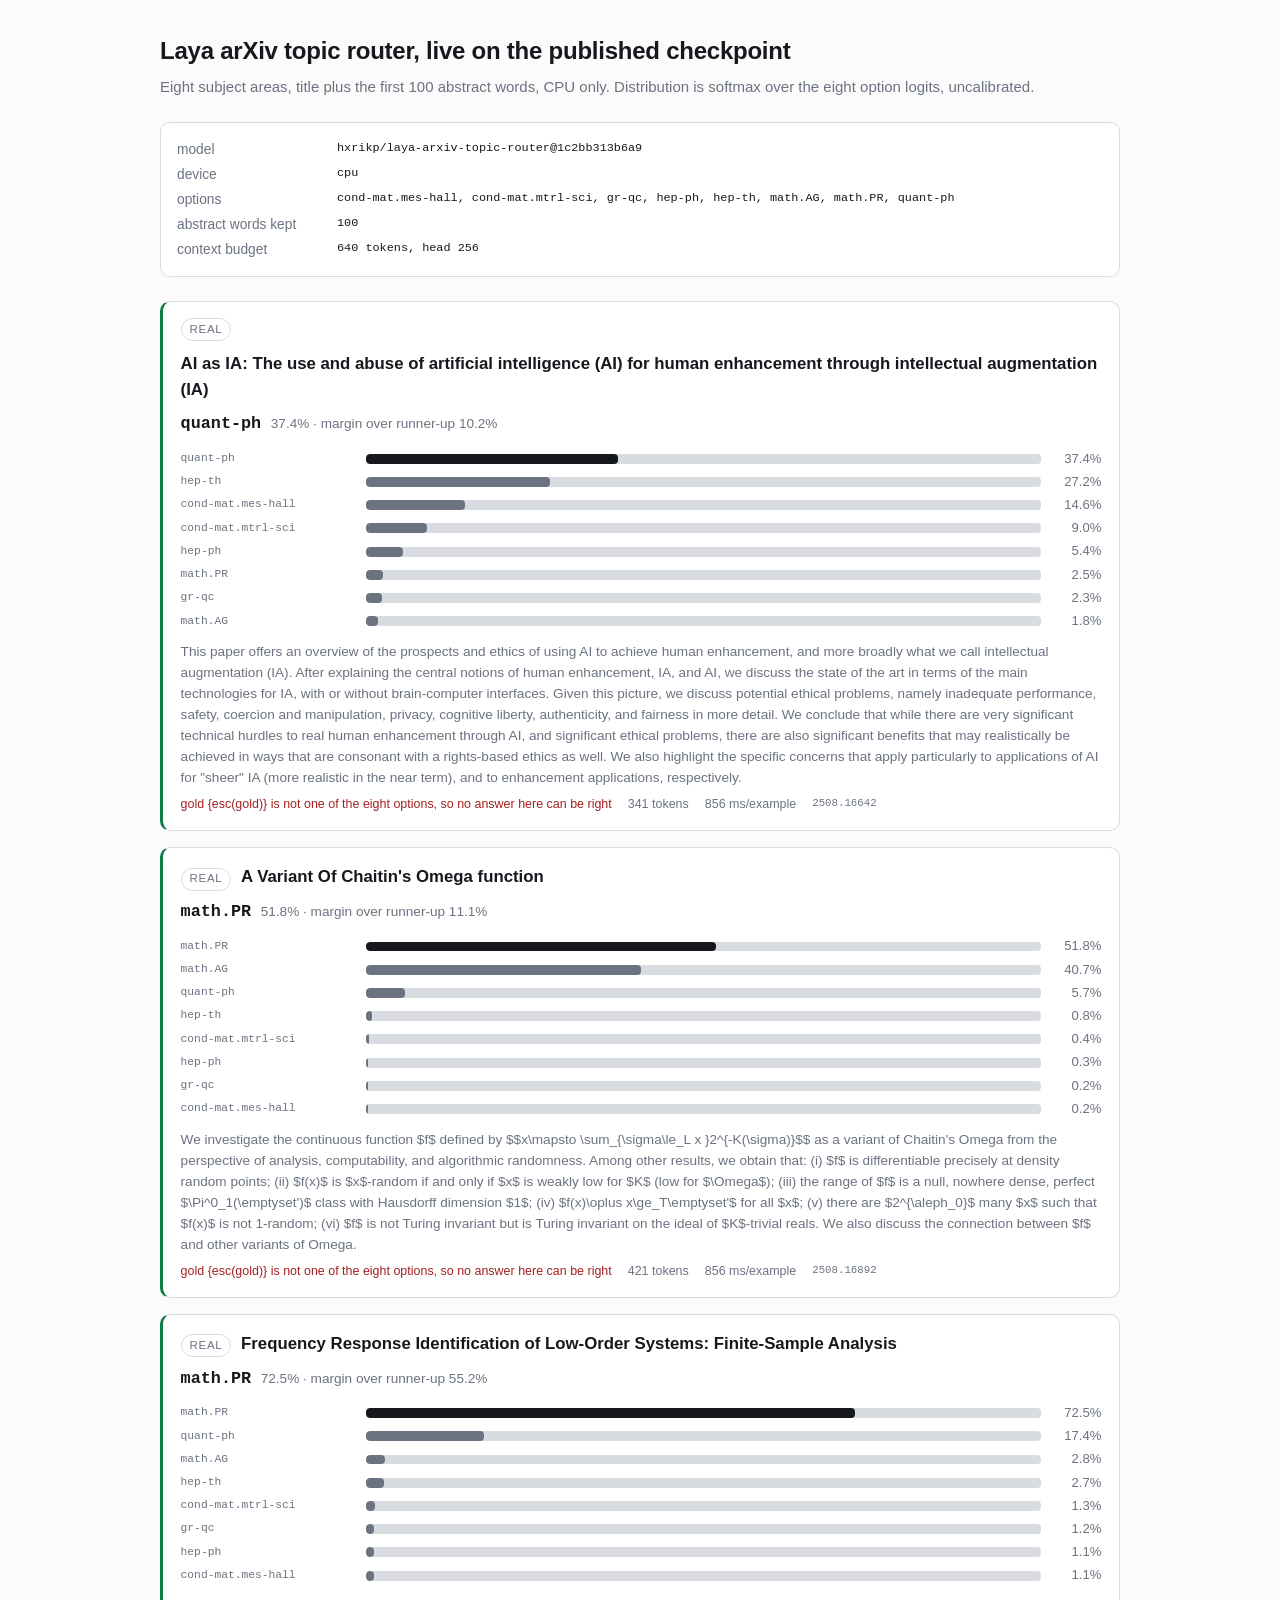
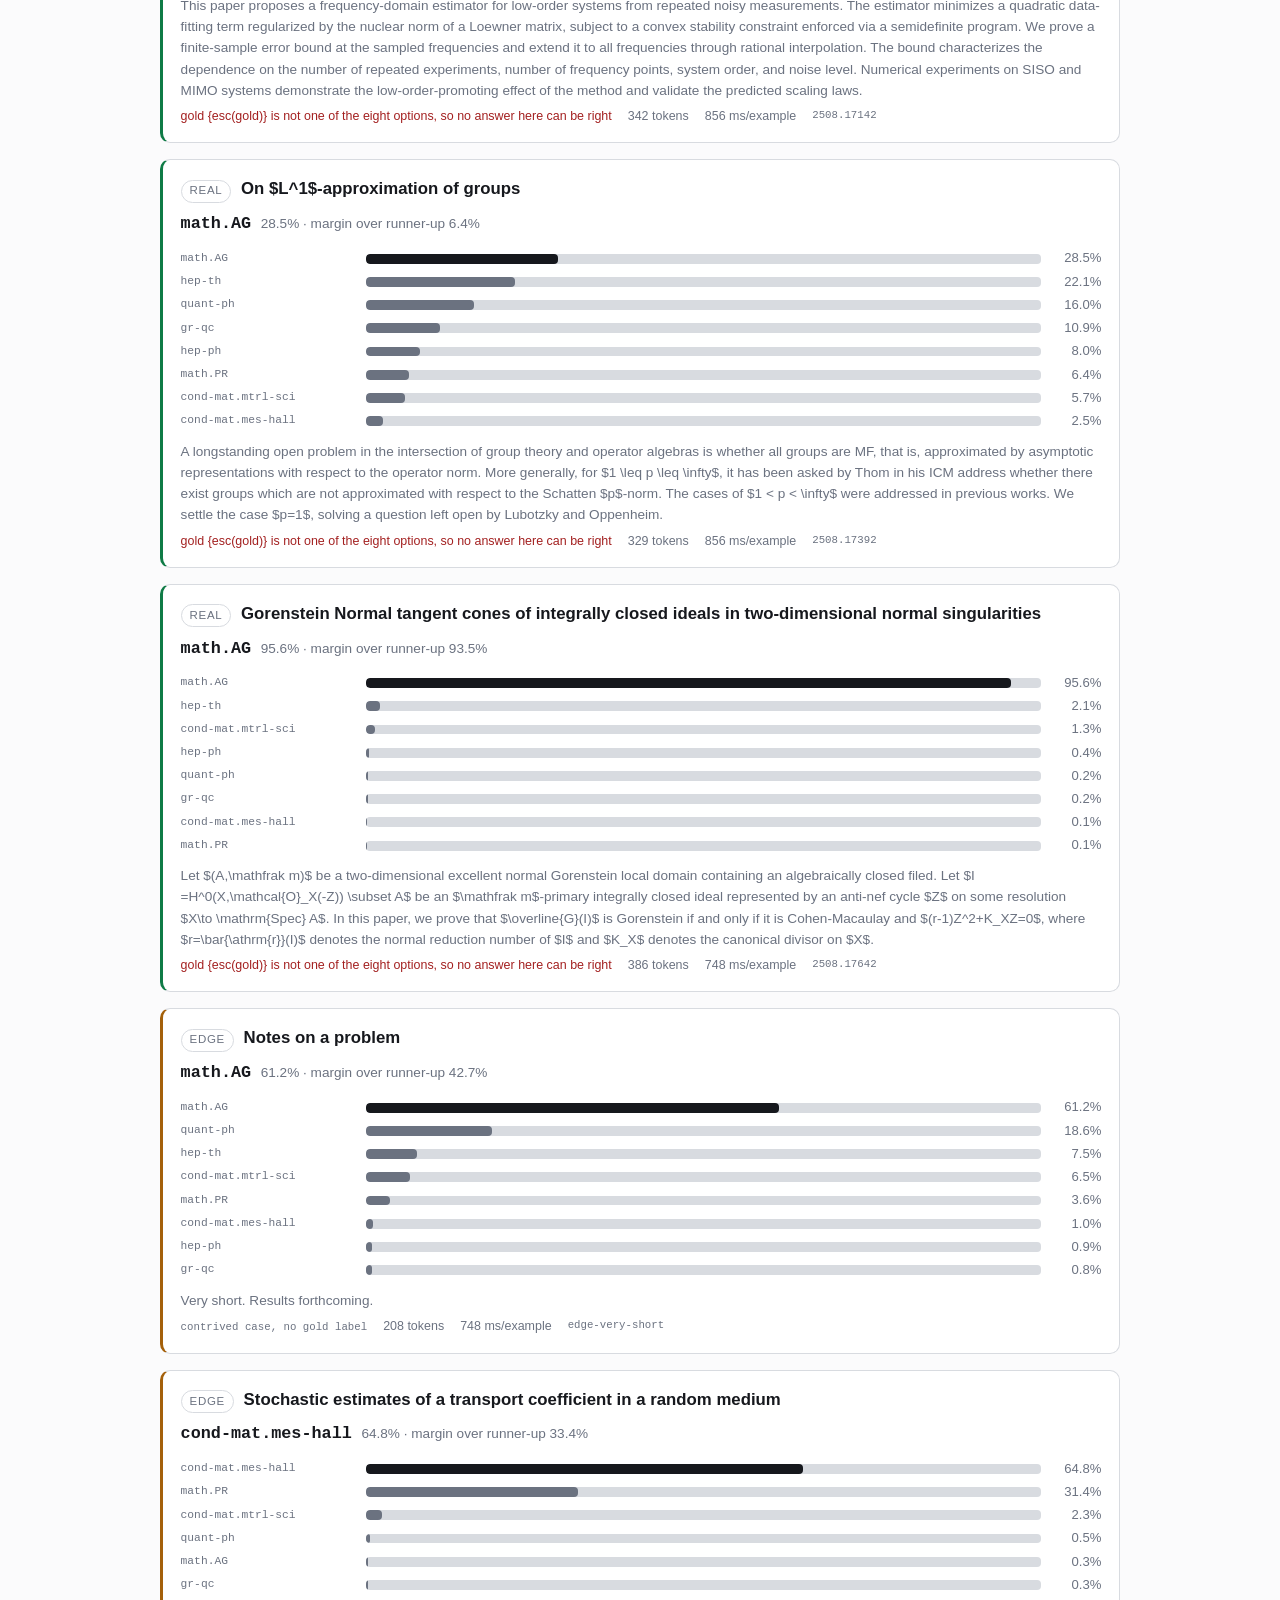
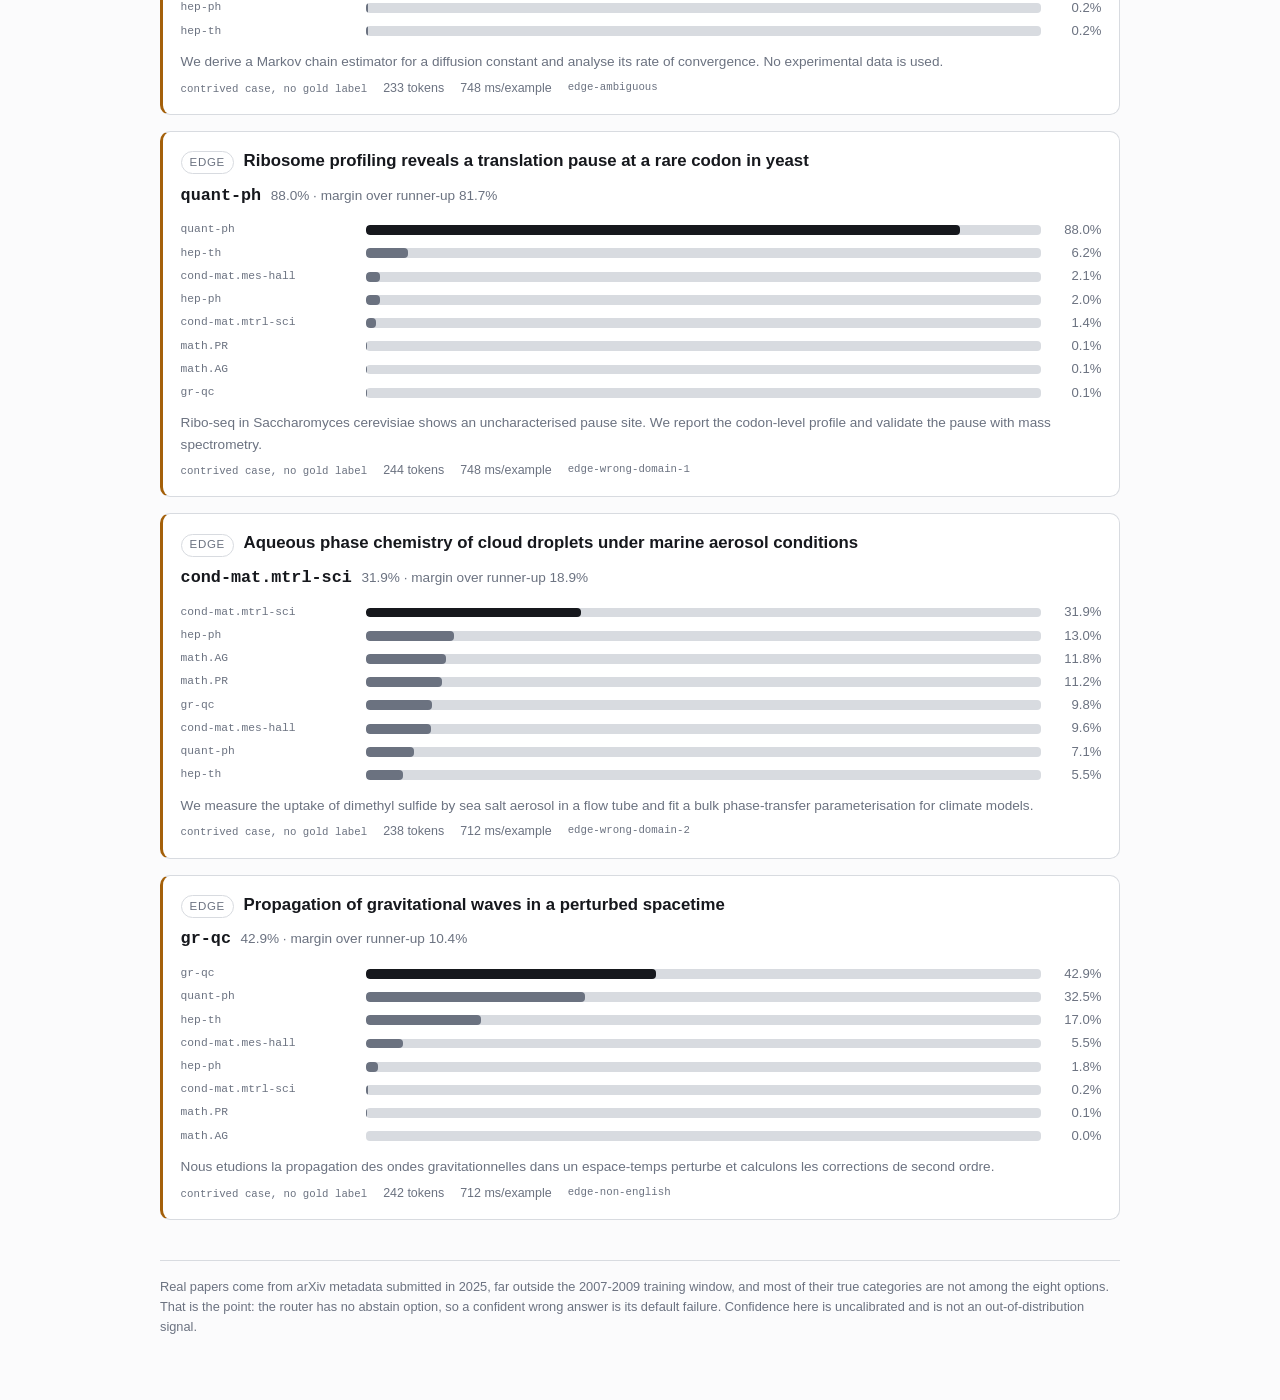
<file: demo/index.html>
<!doctype html>
<html lang="en">
<head>
<meta charset="utf-8">
<meta name="viewport" content="width=device-width, initial-scale=1">
<title>Laya arXiv router demo</title>
<style>
  :root { color-scheme: light dark; --ink:#16181d; --muted:#6b7280; --line:#d8dbe0;
           --bg:#fbfbfc; --card:#ffffff; --good:#0f7b46; --warn:#a4600a; --bad:#a32020; }
  @media (prefers-color-scheme: dark) { :root { --ink:#e8eaed; --muted:#9aa0a6; --line:#333;
           --bg:#14161a; --card:#1c1f24; --good:#5dd39e; --warn:#e0a458; --bad:#ff8080; } }
  * { box-sizing: border-box; }
  body { margin:0; padding:2rem 1.25rem 4rem; background:var(--bg); color:var(--ink);
          font:15px/1.55 -apple-system, BlinkMacSystemFont, "Segoe UI", Roboto, Helvetica, Arial, sans-serif; }
  main { max-width: 60rem; margin: 0 auto; }
  h1 { font-size:1.5rem; margin:0 0 .35rem; letter-spacing:-.01em; }
  h2 { font-size:1.05rem; margin:0 0 .2rem; }
  p.sub { color:var(--muted); margin:.15rem 0 1.5rem; }
  code, .mono { font-family: ui-monospace, SFMono-Regular, Menlo, monospace; font-size:.86em; }
  .meta { border:1px solid var(--line); background:var(--card); border-radius:10px;
           padding:.85rem 1rem; margin-bottom:1.5rem; font-size:.86rem; }
  .meta div { display:flex; gap:.5rem; padding:.12rem 0; }
  .meta span:first-child { color:var(--muted); min-width:9.5rem; }
  .card { border:1px solid var(--line); background:var(--card); border-radius:10px;
           padding:1rem 1.1rem; margin-bottom:1rem; }
  .card.real { border-left:3px solid var(--good); }
  .card.edge { border-left:3px solid var(--warn); }
  .top { display:flex; align-items:baseline; gap:.6rem; flex-wrap:wrap; }
  .top .label { font-weight:650; font-size:1.05rem; }
  .top .prob { color:var(--muted); font-size:.85rem; }
  .badge { font-size:.72rem; text-transform:uppercase; letter-spacing:.06em;
            border:1px solid var(--line); border-radius:999px; padding:.1rem .5rem; color:var(--muted); }
  .bars { margin-top:.7rem; }
  .bar { display:grid; grid-template-columns:11rem 1fr 3.2rem; align-items:center;
          gap:.6rem; margin:.18rem 0; font-size:.82rem; }
  .bar .name { color:var(--muted); }
  .bar .track { display:block; background:var(--line); border-radius:4px; height:.62rem; overflow:hidden; }
  .bar .fill { display:block; height:100%; background:var(--muted); border-radius:4px; }
  .bar.top1 .fill { background:var(--ink); }
  .bar .val { text-align:right; font-variant-numeric:tabular-nums; color:var(--muted); }
  .abstract { color:var(--muted); font-size:.85rem; margin:.6rem 0 0; }
  .foot { color:var(--muted); font-size:.78rem; margin-top:.4rem;
           display:flex; gap:1rem; flex-wrap:wrap; }
  .warn { color:var(--bad); }
  .ok { color:var(--good); }
  footer { color:var(--muted); font-size:.8rem; margin-top:2.5rem; border-top:1px solid var(--line);
            padding-top:1rem; }
</style>
</head>
<body>
<main>
  <h1>Laya arXiv topic router, live on the published checkpoint</h1>
  <p class="sub">Eight subject areas, title plus the first 100 abstract words, CPU only.
     Distribution is softmax over the eight option logits, uncalibrated.</p>
  <div class="meta"><div><span>model</span><span class='mono'>hxrikp/laya-arxiv-topic-router@1c2bb313b6a9</span></div><div><span>device</span><span class='mono'>cpu</span></div><div><span>options</span><span class='mono'>cond-mat.mes-hall, cond-mat.mtrl-sci, gr-qc, hep-ph, hep-th, math.AG, math.PR, quant-ph</span></div><div><span>abstract words kept</span><span class='mono'>100</span></div><div><span>context budget</span><span class='mono'>640 tokens, head 256</span></div></div>
  <div id="cards"></div>
  <footer>Real papers come from arXiv metadata submitted in 2025, far outside the 2007-2009 training window, and most of their true categories are not among the eight options. That is the point: the router has no abstain option, so a confident wrong answer is its default failure. Confidence here is uncalibrated and is not an out-of-distribution signal.</footer>
</main>
<script id="payload" type="application/json">{"labels": ["cond-mat.mes-hall", "cond-mat.mtrl-sci", "gr-qc", "hep-ph", "hep-th", "math.AG", "math.PR", "quant-ph"], "cases": [{"distribution": {"cond-mat.mes-hall": 0.14550796181731165, "cond-mat.mtrl-sci": 0.08971455778792195, "gr-qc": 0.022820109707640836, "hep-ph": 0.05351259499478793, "hep-th": 0.2717481074918041, "math.AG": 0.018446199100812372, "math.PR": 0.024509128876693955, "quant-ph": 0.37374134022302713}, "id": "2508.16642", "latency_ms_per_example": 855.6313749995752, "margin_over_runner_up": 0.10199323273122302, "title": "AI as IA: The use and abuse of artificial intelligence (AI) for human enhancement through intellectual augmentation (IA)", "tokens": 341, "top_label": "quant-ph", "top_probability": 0.37374134022302713, "kind": "real", "abstract": "This paper offers an overview of the prospects and ethics of using AI to achieve human enhancement, and more broadly what we call intellectual augmentation (IA). After explaining the central notions of human enhancement, IA, and AI, we discuss the state of the art in terms of the main technologies for IA, with or without brain-computer interfaces. Given this picture, we discuss potential ethical problems, namely inadequate performance, safety, coercion and manipulation, privacy, cognitive liberty, authenticity, and fairness in more detail. We conclude that while there are very significant technical hurdles to real human enhancement through AI, and significant ethical problems, there are also significant benefits that may realistically be achieved in ways that are consonant with a rights-based ethics as well. We also highlight the specific concerns that apply particularly to applications of AI for \"sheer\" IA (more realistic in the near term), and to enhancement applications, respectively.", "gold_primary_category": "cs.CY", "note": null, "first_version_date": "2025-08-18"}, {"distribution": {"cond-mat.mes-hall": 0.001768687786758701, "cond-mat.mtrl-sci": 0.003915782969153235, "gr-qc": 0.0020417803740633215, "hep-ph": 0.0027532049769113946, "hep-th": 0.007526222917346182, "math.AG": 0.40692684945175034, "math.PR": 0.5184246439366672, "quant-ph": 0.05664282758734968}, "id": "2508.16892", "latency_ms_per_example": 855.6313749995752, "margin_over_runner_up": 0.11149779448491687, "title": "A Variant Of Chaitin's Omega function", "tokens": 421, "top_label": "math.PR", "top_probability": 0.5184246439366672, "kind": "real", "abstract": "We investigate the continuous function $f$ defined by $$x\\mapsto \\sum_{\\sigma\\le_L x }2^{-K(\\sigma)}$$ as a variant of Chaitin's Omega from the perspective of analysis, computability, and algorithmic randomness. Among other results, we obtain that: (i) $f$ is differentiable precisely at density random points; (ii) $f(x)$ is $x$-random if and only if $x$ is weakly low for $K$ (low for $\\Omega$); (iii) the range of $f$ is a null, nowhere dense, perfect $\\Pi^0_1(\\emptyset')$ class with Hausdorff dimension $1$; (iv) $f(x)\\oplus x\\ge_T\\emptyset'$ for all $x$; (v) there are $2^{\\aleph_0}$ many $x$ such that $f(x)$ is not 1-random; (vi) $f$ is not Turing invariant but is Turing invariant on the ideal of $K$-trivial reals. We also discuss the connection between $f$ and other variants of Omega.", "gold_primary_category": "math.LO", "note": null, "first_version_date": "2025-08-23"}, {"distribution": {"cond-mat.mes-hall": 0.010644320738688635, "cond-mat.mtrl-sci": 0.012910853153790973, "gr-qc": 0.011916231599683283, "hep-ph": 0.01140742198634462, "hep-th": 0.02660480136682328, "math.AG": 0.02778499928986824, "math.PR": 0.725210554594847, "quant-ph": 0.17352081726995405}, "id": "2508.17142", "latency_ms_per_example": 855.6313749995752, "margin_over_runner_up": 0.5516897373248929, "title": "Frequency Response Identification of Low-Order Systems: Finite-Sample Analysis", "tokens": 342, "top_label": "math.PR", "top_probability": 0.725210554594847, "kind": "real", "abstract": "This paper proposes a frequency-domain estimator for low-order systems from repeated noisy measurements. The estimator minimizes a quadratic data-fitting term regularized by the nuclear norm of a Loewner matrix, subject to a convex stability constraint enforced via a semidefinite program. We prove a finite-sample error bound at the sampled frequencies and extend it to all frequencies through rational interpolation. The bound characterizes the dependence on the number of repeated experiments, number of frequency points, system order, and noise level. Numerical experiments on SISO and MIMO systems demonstrate the low-order-promoting effect of the method and validate the predicted scaling laws.", "gold_primary_category": "eess.SY", "note": null, "first_version_date": "2025-08-23"}, {"distribution": {"cond-mat.mes-hall": 0.02465003825256835, "cond-mat.mtrl-sci": 0.056684544683126906, "gr-qc": 0.1092559114683472, "hep-ph": 0.07965884183559406, "hep-th": 0.22124871627056167, "math.AG": 0.28539214010831077, "math.PR": 0.06353255541396263, "quant-ph": 0.15957725196752837}, "id": "2508.17392", "latency_ms_per_example": 855.6313749995752, "margin_over_runner_up": 0.0641434238377491, "title": "On $L^1$-approximation of groups", "tokens": 329, "top_label": "math.AG", "top_probability": 0.28539214010831077, "kind": "real", "abstract": "A longstanding open problem in the intersection of group theory and operator algebras is whether all groups are MF, that is, approximated by asymptotic representations with respect to the operator norm. More generally, for $1 \\leq p \\leq \\infty$, it has been asked by Thom in his ICM address whether there exist groups which are not approximated with respect to the Schatten $p$-norm. The cases of $1 < p < \\infty$ were addressed in previous works. We settle the case $p=1$, solving a question left open by Lubotzky and Oppenheim.", "gold_primary_category": "math.GR", "note": null, "first_version_date": "2025-08-24"}, {"distribution": {"cond-mat.mes-hall": 0.0008808058711814443, "cond-mat.mtrl-sci": 0.013297470329113409, "gr-qc": 0.001611891316540214, "hep-ph": 0.0042055716869958005, "hep-th": 0.021366313577110302, "math.AG": 0.9563324322805755, "math.PR": 0.000537161068168623, "quant-ph": 0.0017683538703146167}, "id": "2508.17642", "latency_ms_per_example": 748.3283644996845, "margin_over_runner_up": 0.9349661187034652, "title": "Gorenstein Normal tangent cones of integrally closed ideals in two-dimensional normal singularities", "tokens": 386, "top_label": "math.AG", "top_probability": 0.9563324322805755, "kind": "real", "abstract": "Let $(A,\\mathfrak m)$ be a two-dimensional excellent normal Gorenstein local domain containing an algebraically closed filed. Let $I =H^0(X,\\mathcal{O}_X(-Z)) \\subset A$ be an $\\mathfrak m$-primary integrally closed ideal represented by an anti-nef cycle $Z$ on some resolution $X\\to \\mathrm{Spec} A$. In this paper, we prove that $\\overline{G}(I)$ is Gorenstein if and only if it is Cohen-Macaulay and $(r-1)Z^2+K_XZ=0$, where $r=\\bar{\\athrm{r}}(I)$ denotes the normal reduction number of $I$ and $K_X$ denotes the canonical divisor on $X$.", "gold_primary_category": "math.AC", "note": null, "first_version_date": "2025-08-25"}, {"distribution": {"cond-mat.mes-hall": 0.010091376449181368, "cond-mat.mtrl-sci": 0.0645267212093362, "gr-qc": 0.0076785604862328345, "hep-ph": 0.00909536185363829, "hep-th": 0.075168564213285, "math.AG": 0.6122002244655192, "math.PR": 0.03567706915356432, "quant-ph": 0.1855621221692428}, "id": "edge-very-short", "latency_ms_per_example": 748.3283644996845, "margin_over_runner_up": 0.4266381022962764, "title": "Notes on a problem", "tokens": 208, "top_label": "math.AG", "top_probability": 0.6122002244655192, "kind": "edge", "abstract": "Very short. Results forthcoming.", "gold_primary_category": null, "note": "Three-word abstract, no subject signal at all.", "first_version_date": null}, {"distribution": {"cond-mat.mes-hall": 0.6476686445167323, "cond-mat.mtrl-sci": 0.022886699810448274, "gr-qc": 0.0031706011486255883, "hep-ph": 0.0024150469186797574, "hep-th": 0.0019869044529272585, "math.AG": 0.0032371140893883367, "math.PR": 0.31373906601655394, "quant-ph": 0.004895923046644522}, "id": "edge-ambiguous", "latency_ms_per_example": 748.3283644996845, "margin_over_runner_up": 0.3339295785001784, "title": "Stochastic estimates of a transport coefficient in a random medium", "tokens": 233, "top_label": "cond-mat.mes-hall", "top_probability": 0.6476686445167323, "kind": "edge", "abstract": "We derive a Markov chain estimator for a diffusion constant and analyse its rate of convergence. No experimental data is used.", "gold_primary_category": null, "note": "Title that fits two of the eight areas equally well.", "first_version_date": null}, {"distribution": {"cond-mat.mes-hall": 0.02146378159011651, "cond-mat.mtrl-sci": 0.013773339613922726, "gr-qc": 0.0007341921561191756, "hep-ph": 0.019893796913037293, "hep-th": 0.062394729818816545, "math.AG": 0.0007528742373044104, "math.PR": 0.0013678932567167657, "quant-ph": 0.8796193924139667}, "id": "edge-wrong-domain-1", "latency_ms_per_example": 748.3283644996845, "margin_over_runner_up": 0.8172246625951501, "title": "Ribosome profiling reveals a translation pause at a rare codon in yeast", "tokens": 244, "top_label": "quant-ph", "top_probability": 0.8796193924139667, "kind": "edge", "abstract": "Ribo-seq in Saccharomyces cerevisiae shows an uncharacterised pause site. We report the codon-level profile and validate the pause with mass spectrometry.", "gold_primary_category": null, "note": "Structural biology, nothing like any of the eight areas.", "first_version_date": null}, {"distribution": {"cond-mat.mes-hall": 0.09649323508849965, "cond-mat.mtrl-sci": 0.31895059606549064, "gr-qc": 0.09813830253112996, "hep-ph": 0.13026611916983633, "hep-th": 0.055273413350250954, "math.AG": 0.11772284276861425, "math.PR": 0.1118529046800809, "quant-ph": 0.07130258634609725}, "id": "edge-wrong-domain-2", "latency_ms_per_example": 711.8136460012465, "margin_over_runner_up": 0.18868447689565432, "title": "Aqueous phase chemistry of cloud droplets under marine aerosol conditions", "tokens": 238, "top_label": "cond-mat.mtrl-sci", "top_probability": 0.31895059606549064, "kind": "edge", "abstract": "We measure the uptake of dimethyl sulfide by sea salt aerosol in a flow tube and fit a bulk phase-transfer parameterisation for climate models.", "gold_primary_category": null, "note": "Climate chemistry, also outside the eight areas.", "first_version_date": null}, {"distribution": {"cond-mat.mes-hall": 0.0546445826311543, "cond-mat.mtrl-sci": 0.0023983831927409036, "gr-qc": 0.429062651873726, "hep-ph": 0.017961450460661037, "hep-th": 0.16984123547342395, "math.AG": 0.00044463833150742743, "math.PR": 0.0005669352113964117, "quant-ph": 0.32508012282538995}, "id": "edge-non-english", "latency_ms_per_example": 711.8136460012465, "margin_over_runner_up": 0.10398252904833605, "title": "Propagation of gravitational waves in a perturbed spacetime", "tokens": 242, "top_label": "gr-qc", "top_probability": 0.429062651873726, "kind": "edge", "abstract": "Nous etudions la propagation des ondes gravitationnelles dans un espace-temps perturbe et calculons les corrections de second ordre.", "gold_primary_category": null, "note": "French abstract with an English title.", "first_version_date": null}]}</script>
<script>
const data = JSON.parse(document.getElementById('payload').textContent);
const esc = s => String(s).replace(/[&<>"]/g, c => ({'&':'&amp;','<':'&lt;','>':'&gt;','"':'&quot;'}[c]));
const pct = v => (v * 100).toFixed(1) + '%';
const known = new Set(data.labels);

document.getElementById('cards').innerHTML = data.cases.map(c => {
  const ranked = Object.entries(c.distribution).sort((a, b) => b[1] - a[1]);
  const gold = c.gold_primary_category || null;
  const goldKnown = gold && known.has(gold);
  const verdict = gold
    ? (goldKnown
        ? `<span class="${c.top_label === gold ? 'ok' : 'warn'}">gold {esc(gold)} is in the option set; top choice ${c.top_label === gold ? 'matches' : 'differs'}</span>`
        : `<span class="warn">gold {esc(gold)} is not one of the eight options, so no answer here can be right</span>`)
    : '<span class="mono">contrived case, no gold label</span>';
  const bars = ranked.map(([label, value], i) => `
    <div class="bar ${i === 0 ? 'top1' : ''}">
      <span class="name mono">${esc(label)}</span>
      <span class="track"><span class="fill" style="width:${(value * 100).toFixed(1)}%"></span></span>
      <span class="val">${pct(value)}</span>
    </div>`).join('');
  return `<section class="card ${c.kind}">
    <div class="top">
      <span class="badge">${esc(c.kind)}</span>
      <h2>${esc(c.title)}</h2>
    </div>
    <div class="top" style="margin-top:.35rem">
      <span class="label mono">${esc(c.top_label)}</span>
      <span class="prob">${pct(c.top_probability)} &middot; margin over runner-up ${pct(c.margin_over_runner_up)}</span>
    </div>
    <div class="bars">${bars}</div>
    <p class="abstract">${esc(c.abstract)}</p>
    <div class="foot">
      <span>${verdict}</span>
      <span>${c.tokens} tokens</span>
      <span>${Math.round(c.latency_ms_per_example)} ms/example</span>
      <span class="mono">${esc(c.id)}</span>
    </div>
  </section>`;
}).join('');
</script>
</body>
</html>
</file>
